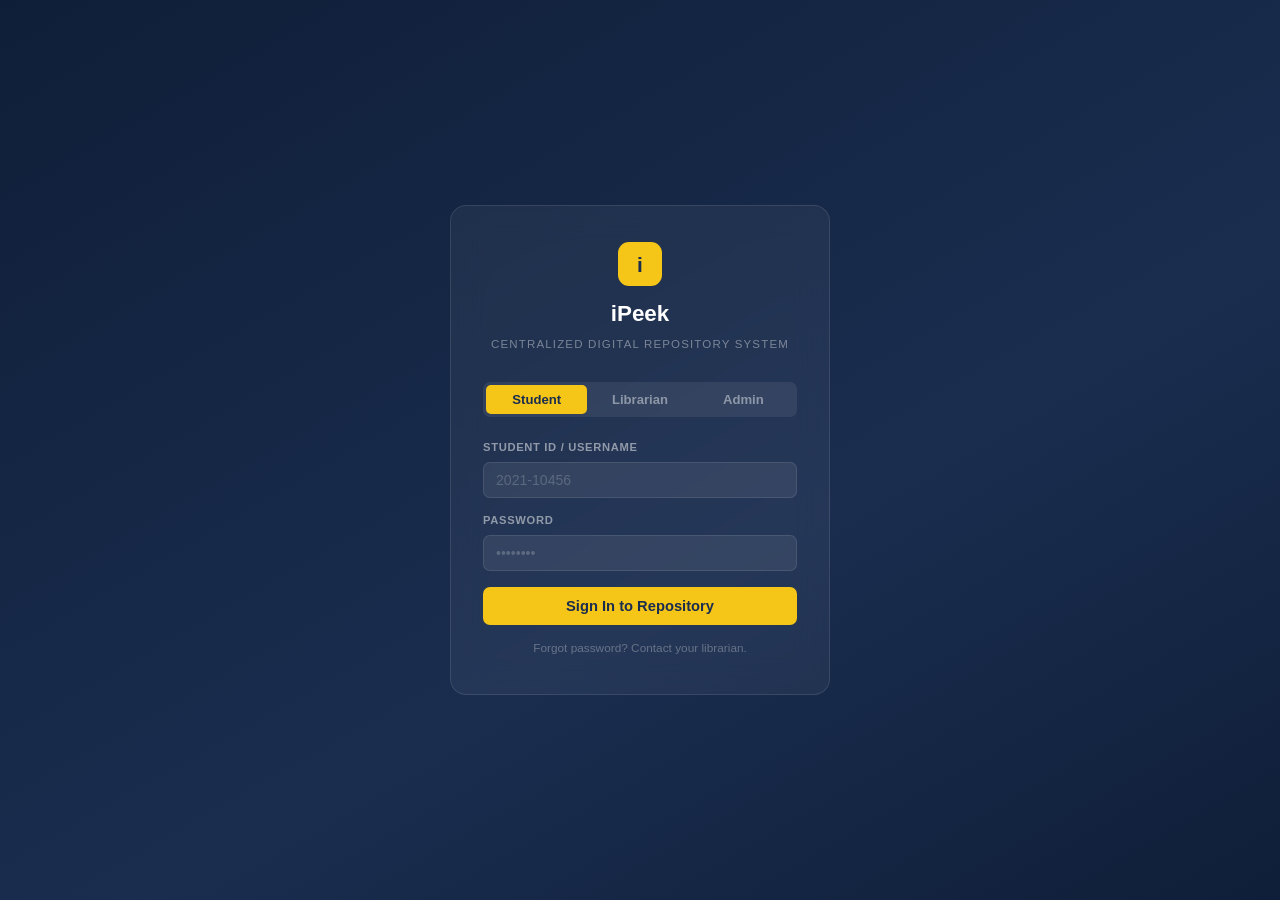
<file: frontend/index.html>
<!DOCTYPE html>
<html lang="en">
<head>
  <meta charset="UTF-8">
  <meta name="viewport" content="width=device-width, initial-scale=1.0">
  <title>iPeek — Sign In</title>
  <!-- All styles come from style.css — no inline styles here -->
  <link rel="stylesheet" href="css/style.css">
</head>
<body class="login-bg">

  <div class="login-box">

    <!-- Brand logo and app name -->
    <div class="login-brand">
      <div class="login-logo">i</div>
      <h1>iPeek</h1>
      <p>Centralized Digital Repository System</p>
    </div>

    <!-- Role selector: Student / Librarian / Admin -->
    <div class="role-tabs">
      <button class="role-tab active" onclick="setRole('student', this)">Student</button>
      <button class="role-tab" onclick="setRole('librarian', this)">Librarian</button>
      <button class="role-tab" onclick="setRole('admin', this)">Admin</button>
    </div>

    <!-- Error message box (hidden by default, shown on failed login) -->
    <div class="err-box" id="err"></div>

    <!-- ID / username field -->
    <label class="login-label" id="idLbl">Student ID / Username</label>
    <input class="login-input" id="uid" type="text" placeholder="2021-10456">

    <!-- Password field -->
    <label class="login-label">Password</label>
    <input class="login-input" id="pwd" type="password" placeholder="••••••••">

    <!-- Sign in button -->
    <button class="btn-sign" onclick="login()">Sign In to Repository</button>

    <!-- Forgot password note -->
    <div class="login-foot">Forgot password? Contact your librarian.</div>

  </div>

  <!-- Toast notification container -->
  <div class="toast-wrap" id="toasts"></div>

  <!-- Shared API layer -->
  <script src="js/api.js"></script>
  <!-- Login page logic -->
  <script src="js/login.js"></script>

</body>
</html>
</file>
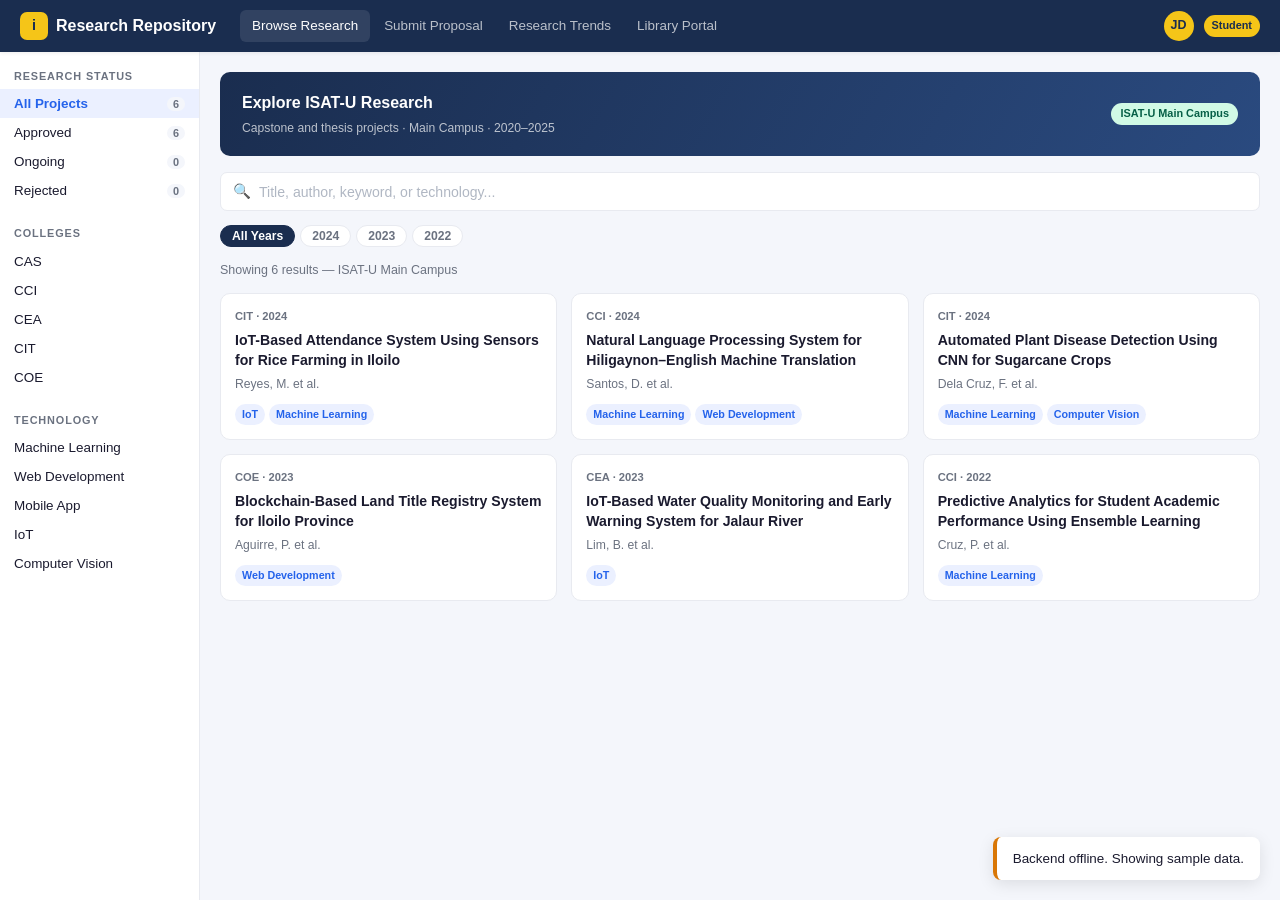
<file: frontend/browse.html>
<!DOCTYPE html>
<html lang="en">
<head>
  <meta charset="UTF-8">
  <meta name="viewport" content="width=device-width, initial-scale=1.0">
  <title>iPeek — Browse Research</title>
  <!-- All styles from style.css — no inline styles -->
  <link rel="stylesheet" href="css/style.css">
</head>
<body>

  <!-- Top navigation bar -->
  <nav class="navbar">
    <div class="nav-brand">
      <div class="nav-logo">i</div>
      Research Repository
    </div>
    <div class="nav-links">
      <a class="nav-link active" href="browse.html">Browse Research</a>
      <a class="nav-link" href="upload.html">Submit Proposal</a>
      <a class="nav-link" href="#">Research Trends</a>
      <a class="nav-link" href="#">Library Portal</a>
    </div>
    <div class="nav-right">
      <!-- Avatar and role pill filled by browse.js -->
      <a href="profile.html" class="avatar" id="avatarEl" title="View Profile"></a>
      <span class="role-pill" id="rolePill"></span>
    </div>
  </nav>

  <!-- Two-column layout: sidebar + main content -->
  <div class="layout">

    <!-- Left filter sidebar -->
    <div class="sidebar">

      <!-- Research status filters -->
      <div class="sb-section">
        <span class="sb-label">Research Status</span>
        <button class="sb-item active" onclick="setFilter('status','all',this)">
          All Projects <span class="sb-count" id="cntAll">0</span>
        </button>
        <button class="sb-item" onclick="setFilter('status','approved',this)">
          Approved <span class="sb-count" id="cntApproved">0</span>
        </button>
        <button class="sb-item" onclick="setFilter('status','ongoing',this)">
          Ongoing <span class="sb-count" id="cntOngoing">0</span>
        </button>
        <button class="sb-item" onclick="setFilter('status','rejected',this)">
          Rejected <span class="sb-count" id="cntRejected">0</span>
        </button>
      </div>

      <!-- College filters -->
      <div class="sb-section">
        <span class="sb-label">Colleges</span>
        <button class="sb-item" onclick="setFilter('college','CAS',this)">CAS</button>
        <button class="sb-item" onclick="setFilter('college','CCI',this)">CCI</button>
        <button class="sb-item" onclick="setFilter('college','CEA',this)">CEA</button>
        <button class="sb-item" onclick="setFilter('college','CIT',this)">CIT</button>
        <button class="sb-item" onclick="setFilter('college','COE',this)">COE</button>
      </div>

      <!-- Technology / keyword filters -->
      <div class="sb-section">
        <span class="sb-label">Technology</span>
        <button class="sb-item" onclick="setFilter('tag','Machine Learning',this)">Machine Learning</button>
        <button class="sb-item" onclick="setFilter('tag','Web Development',this)">Web Development</button>
        <button class="sb-item" onclick="setFilter('tag','Mobile App',this)">Mobile App</button>
        <button class="sb-item" onclick="setFilter('tag','IoT',this)">IoT</button>
        <button class="sb-item" onclick="setFilter('tag','Computer Vision',this)">Computer Vision</button>
      </div>

    </div>

    <!-- Main content area -->
    <div class="main">

      <!-- Hero banner at the top -->
      <div class="hero">
        <div>
          <h2>Explore ISAT-U Research</h2>
          <p>Capstone and thesis projects · Main Campus · 2020–2025</p>
        </div>
        <span class="badge badge-validated">ISAT-U Main Campus</span>
      </div>

      <!-- Search input -->
      <div class="search-wrap" style="margin-bottom:14px;">
        <span class="search-icon">🔍</span>
        <input type="text" id="searchInput" placeholder="Title, author, keyword, or technology...">
      </div>

      <!-- Year filter pills -->
      <div class="year-pills">
        <button class="year-pill active" onclick="setYear('all',this)">All Years</button>
        <button class="year-pill" onclick="setYear('2024',this)">2024</button>
        <button class="year-pill" onclick="setYear('2023',this)">2023</button>
        <button class="year-pill" onclick="setYear('2022',this)">2022</button>
      </div>

      <!-- Result count text — updated by browse.js -->
      <div class="results-bar">
        <span id="resultsCount">Loading...</span>
      </div>

      <!-- Research card grid — populated by browse.js -->
      <div class="research-grid" id="grid"></div>

      <!-- Empty state shown when no results match filters -->
      <div id="empty" class="text-center" style="display:none;padding:60px 0;color:var(--muted);">
        <div style="font-size:2rem;margin-bottom:10px;">📭</div>
        <p>No research found. Try adjusting your filters.</p>
      </div>

      <!-- Loading state shown while fetching from API -->
      <div id="loading" class="text-center" style="padding:60px 0;color:var(--muted);">
        <div class="spinner" style="margin:0 auto 12px;width:28px;height:28px;"></div>
        <p>Loading repository...</p>
      </div>

    </div>
  </div>

  <!-- Toast notification container -->
  <div class="toast-wrap" id="toasts"></div>

  <!-- Shared API layer -->
  <script src="js/api.js"></script>
  <!-- Browse page logic -->
  <script src="js/browse.js"></script>

</body>
</html>
</file>
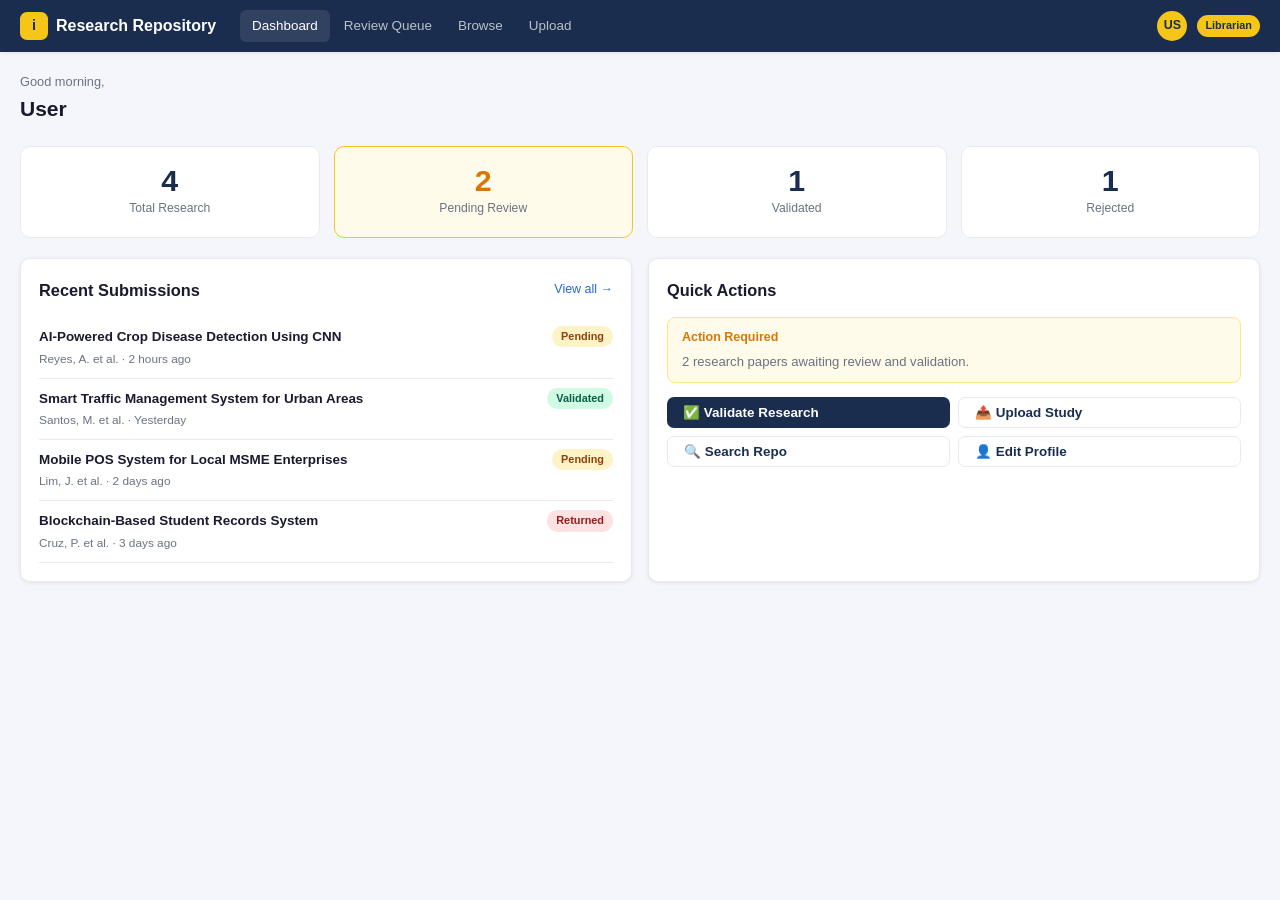
<file: frontend/dashboard.html>
<!DOCTYPE html>
<html lang="en">
<head>
  <meta charset="UTF-8">
  <meta name="viewport" content="width=device-width, initial-scale=1.0">
  <title>iPeek — Dashboard</title>
  <!-- All styles from style.css — no inline styles -->
  <link rel="stylesheet" href="css/style.css">
</head>
<body>

  <!-- Top navigation bar -->
  <nav class="navbar">
    <div class="nav-brand">
      <div class="nav-logo">i</div>
      Research Repository
    </div>
    <div class="nav-links">
      <a class="nav-link active" href="dashboard.html">Dashboard</a>
      <a class="nav-link" href="review.html">Review Queue</a>
      <a class="nav-link" href="browse.html">Browse</a>
      <a class="nav-link" href="upload.html">Upload</a>
    </div>
    <div class="nav-right">
        <a href="profile.html" class="avatar" id="avatarEl" title="View Profile"></a>
      <span class="role-pill" id="rolePill"></span>
    </div>
  </nav>

  <!-- Page body -->
  <div class="main">

    <!-- Greeting -->
    <div style="margin-bottom:20px;">
      <p class="text-muted" style="font-size:0.8rem;">Good morning,</p>
      <!-- User's name — filled by dashboard.js -->
      <h2 id="greeting"></h2>
    </div>

    <!-- Stat cards row -->
    <div class="stat-grid">
      <div class="stat-card">
        <div class="stat-num" id="statTotal">—</div>
        <div class="stat-lbl">Total Research</div>
      </div>
      <div class="stat-card hi">
        <div class="stat-num" id="statPending">—</div>
        <div class="stat-lbl">Pending Review</div>
      </div>
      <div class="stat-card">
        <div class="stat-num" id="statValidated">—</div>
        <div class="stat-lbl">Validated</div>
      </div>
      <div class="stat-card">
        <div class="stat-num" id="statRejected">—</div>
        <div class="stat-lbl">Rejected</div>
      </div>
    </div>

    <!-- Bottom two-column section -->
    <div class="dash-grid">

      <!-- Recent submissions list -->
      <div class="card">
        <div style="display:flex;align-items:center;justify-content:space-between;margin-bottom:14px;">
          <h3>Recent Submissions</h3>
          <a href="review.html" style="font-size:0.78rem;color:var(--info);">View all →</a>
        </div>
        <!-- Populated by dashboard.js -->
        <div id="recentList"></div>
      </div>

      <!-- Quick actions panel -->
      <div class="card">
        <h3 style="margin-bottom:14px;">Quick Actions</h3>

        <!-- Action required alert -->
        <div class="action-alert">
          <div class="action-alert-title">Action Required</div>
          <!-- Pending count message — filled by dashboard.js -->
          <div class="action-alert-body" id="pendingMsg">Loading...</div>
        </div>

        <!-- Quick action buttons grid -->
        <div class="quick-actions">
          <button class="btn btn-primary" onclick="location.href='review.html'">✅ Validate Research</button>
          <button class="btn btn-ghost"   onclick="location.href='upload.html'">📤 Upload Study</button>
          <button class="btn btn-ghost"   onclick="location.href='browse.html'">🔍 Search Repo</button>
          <button class="btn btn-ghost"   onclick="location.href='profile.html'">👤 Edit Profile</button>
        </div>
      </div>

    </div>
  </div>

  <!-- Toast notification container -->
  <div class="toast-wrap" id="toasts"></div>

  <!-- Shared API layer -->
  <script src="js/api.js"></script>
  <!-- Dashboard page logic -->
  <script src="js/dashboard.js"></script>

</body>
</html>
</file>
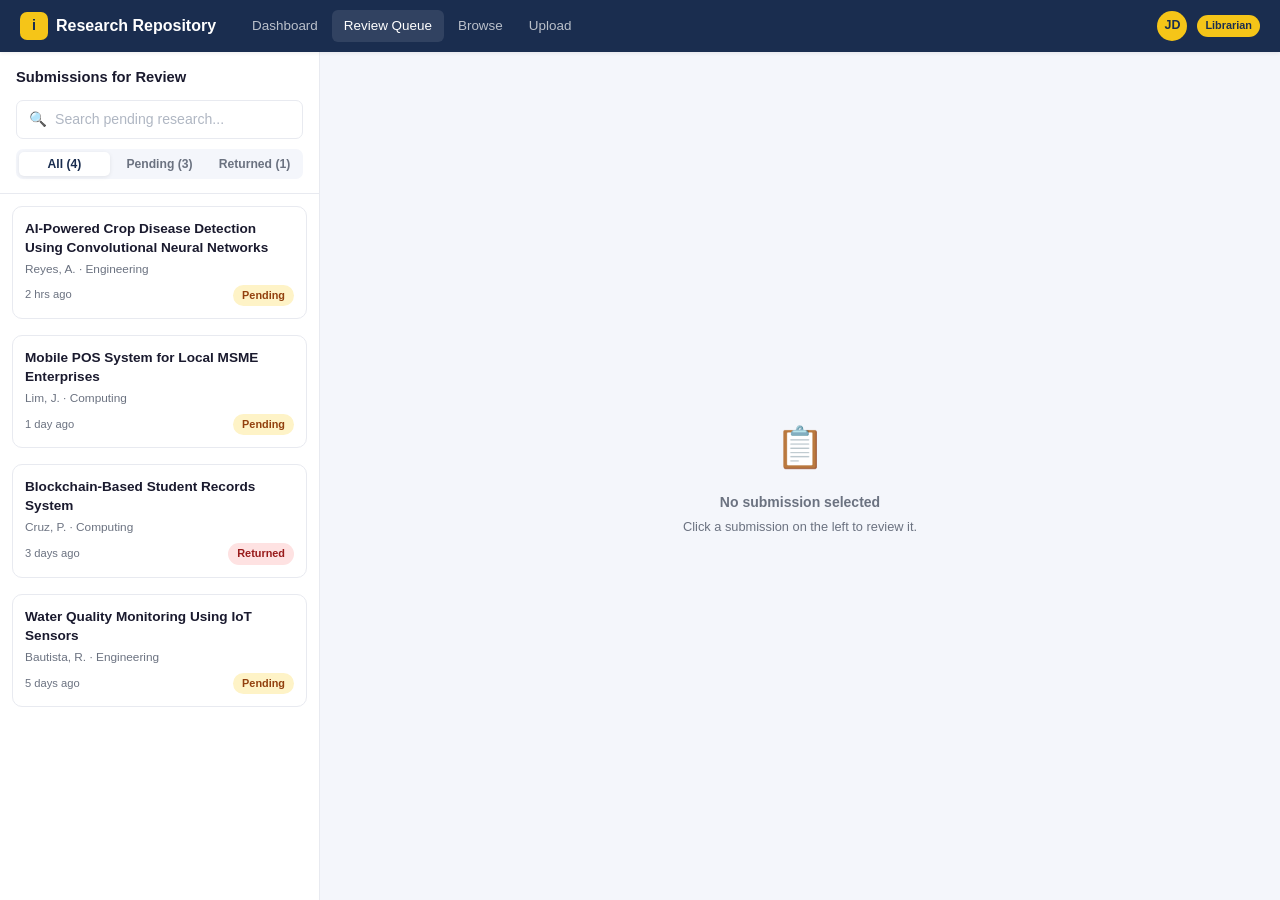
<file: frontend/review.html>
<!DOCTYPE html>
<html lang="en">
<head>
  <meta charset="UTF-8">
  <meta name="viewport" content="width=device-width, initial-scale=1.0">
  <title>iPeek — Review Queue</title>
  <!-- All styles from style.css — no inline styles -->
  <link rel="stylesheet" href="css/style.css">
</head>
<body>

  <!-- Top navigation bar -->
  <nav class="navbar">
    <div class="nav-brand">
      <div class="nav-logo">i</div>
      Research Repository
    </div>
    <div class="nav-links">
      <a class="nav-link" href="dashboard.html">Dashboard</a>
      <a class="nav-link active" href="review.html">Review Queue</a>
      <a class="nav-link" href="browse.html">Browse</a>
      <a class="nav-link" href="upload.html">Upload</a>
    </div>
    <div class="nav-right">
      <!-- Avatar and role pill filled by review.js -->
      <div class="avatar" id="avatarEl"></div>
      <span class="role-pill" id="rolePill"></span>
    </div>
  </nav>

  <!-- Two-column review layout: submission list | detail view -->
  <div class="layout-review">

    <!-- Left panel: submission list -->
    <div class="sub-panel">

      <!-- Panel header: title, search, filter tabs -->
      <div class="sub-panel-header">
        <h3>Submissions for Review</h3>

        <!-- Search submissions by title or author -->
        <div class="search-wrap" style="margin-bottom:10px;">
          <span class="search-icon">🔍</span>
          <input type="text" id="searchInput" placeholder="Search pending research...">
        </div>

        <!-- Filter tabs: All | Pending | Returned -->
        <div class="filter-tabs">
          <button class="filter-tab active" onclick="filterList('all',this)">
            All (<span id="cntAll">0</span>)
          </button>
          <button class="filter-tab" onclick="filterList('pending',this)">
            Pending (<span id="cntPending">0</span>)
          </button>
          <button class="filter-tab" onclick="filterList('returned',this)">
            Returned (<span id="cntReturned">0</span>)
          </button>
        </div>
      </div>

      <!-- Scrollable list of submission cards — populated by review.js -->
      <div class="sub-list" id="subList"></div>

    </div>

    <!-- Right panel: detail view of selected submission -->
    <!-- Initially shows an empty state prompt — replaced by review.js when a card is clicked -->
    <div class="detail-panel" id="detailPanel">
      <div class="empty-detail">
        <div class="icon">📋</div>
        <p style="font-weight:600;margin-bottom:4px;">No submission selected</p>
        <p style="font-size:0.8rem;">Click a submission on the left to review it.</p>
      </div>
    </div>

  </div>

  <!-- Toast notification container -->
  <div class="toast-wrap" id="toasts"></div>

  <!-- Shared API layer -->
  <script src="js/api.js"></script>
  <!-- Review queue logic -->
  <script src="js/review.js"></script>

</body>
</html>
</file>
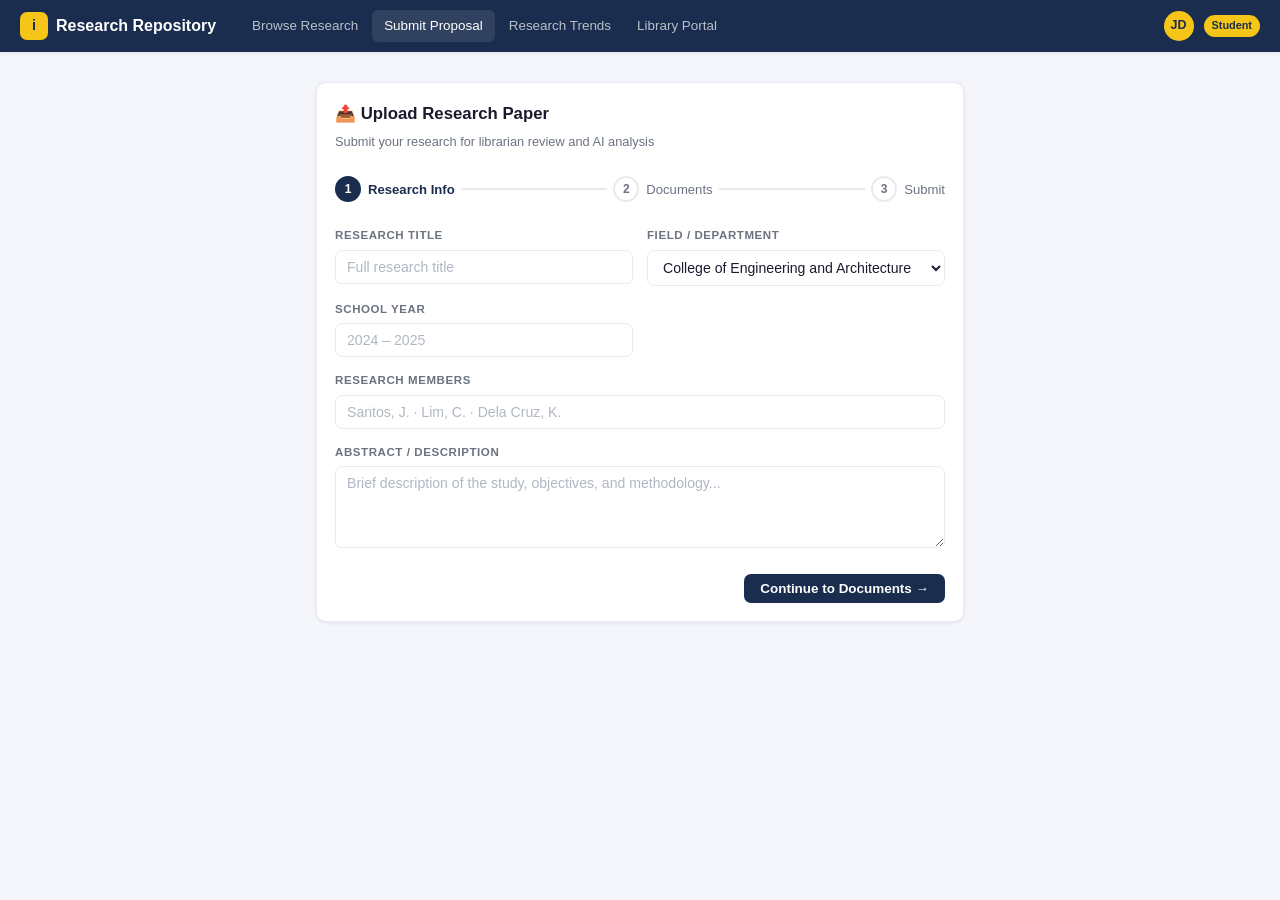
<file: frontend/upload.html>
<!DOCTYPE html>
<html lang="en">
<head>
  <meta charset="UTF-8">
  <meta name="viewport" content="width=device-width, initial-scale=1.0">
  <title>iPeek — Submit Research</title>
  <!-- All styles from style.css — no inline styles -->
  <link rel="stylesheet" href="css/style.css">
</head>
<body>

  <!-- Top navigation bar -->
  <nav class="navbar">
    <div class="nav-brand">
      <div class="nav-logo">i</div>
      Research Repository
    </div>
    <div class="nav-links">
      <a class="nav-link" href="browse.html">Browse Research</a>
      <a class="nav-link active" href="upload.html">Submit Proposal</a>
      <a class="nav-link" href="#">Research Trends</a>
      <a class="nav-link" href="#">Library Portal</a>
    </div>
    <div class="nav-right">
      <!-- Avatar and role pill filled by upload.js -->
      <div class="avatar" id="avatarEl"></div>
      <span class="role-pill" id="rolePill"></span>
    </div>
  </nav>

  <!-- Centered single-column upload form -->
  <div class="upload-wrap">
    <div class="card">

      <!-- Page header -->
      <div style="margin-bottom:24px;">
        <h2 style="font-size:1.05rem;margin-bottom:4px;">📤 Upload Research Paper</h2>
        <p class="text-muted" style="font-size:0.8rem;">Submit your research for librarian review and AI analysis</p>
      </div>

      <!-- Step indicator bar — controlled by upload.js -->
      <div class="steps">
        <div class="step active" id="step1">
          <div class="step-dot">1</div>
          Research Info
        </div>
        <div class="step-line"></div>
        <div class="step" id="step2">
          <div class="step-dot">2</div>
          Documents
        </div>
        <div class="step-line"></div>
        <div class="step" id="step3">
          <div class="step-dot">3</div>
          Submit
        </div>
      </div>

      <!-- ── Step 1: Research Info ── -->
      <div id="panel1">
        <div class="form-row">
          <div class="form-group">
            <label class="form-label">Research Title</label>
            <input class="form-input" id="resTitle" placeholder="Full research title">
          </div>
          <div class="form-group">
            <label class="form-label">Field / Department</label>
            <select class="form-input" id="resDept">
              <option>College of Engineering and Architecture</option>
              <option>College of Computing and Informatics</option>
              <option>College of Arts and Sciences</option>
              <option>College of Industrial Technology</option>
              <option>College of Education</option>
            </select>
          </div>
        </div>
        <div class="form-row">
          <div class="form-group">
            <label class="form-label">School Year</label>
            <input class="form-input" id="resYear" placeholder="2024 – 2025">
          </div>
        </div>
        <div class="form-group">
          <label class="form-label">Research Members</label>
          <input class="form-input" id="resMembers" placeholder="Santos, J. · Lim, C. · Dela Cruz, K.">
        </div>
        <div class="form-group">
          <label class="form-label">Abstract / Description</label>
          <textarea class="form-input" id="resAbstract" rows="4"
            placeholder="Brief description of the study, objectives, and methodology..."></textarea>
        </div>
        <div class="form-actions">
          <div></div>
          <button class="btn btn-primary" onclick="goStep(2)">Continue to Documents →</button>
        </div>
      </div>

      <!-- ── Step 2: Document Upload ── -->
      <div id="panel2" style="display:none;">
        <div class="form-group">
          <label class="form-label">Upload Research Document (PDF)</label>

          <!-- Drag and drop zone -->
          <div class="drop-zone" id="dropZone"
               onclick="document.getElementById('fileInput').click()"
               ondragover="dragOver(event)"
               ondragleave="dragLeave(event)"
               ondrop="dropped(event)">
            <div class="drop-icon">📄</div>
            <div class="drop-text">
              <strong>Drag &amp; drop your PDF here</strong><br>
              or <span>click to browse files</span> — max 25MB
            </div>
            <!-- Hidden file input triggered by clicking the drop zone -->
            <input type="file" id="fileInput" accept=".pdf"
                   style="display:none" onchange="fileChosen(event)">
          </div>

          <!-- File info bar shown after a file is selected -->
          <div id="fileInfo" style="display:none;margin-top:10px;padding:10px 14px;
               background:var(--bg);border-radius:7px;border:1px solid var(--border);
               display:flex;align-items:center;gap:10px;font-size:0.84rem;">
            <span>📄</span>
            <span id="fileName" style="flex:1;font-weight:600;"></span>
            <span id="fileSize" style="color:var(--muted);"></span>
            <button onclick="clearFile()"
                    style="border:none;background:none;cursor:pointer;color:var(--danger);">✕</button>
          </div>
        </div>
        <div class="form-actions">
          <button class="btn btn-ghost" onclick="goStep(1)">← Back</button>
          <button class="btn btn-primary" onclick="goStep(3)">Continue to Submit →</button>
        </div>
      </div>

      <!-- ── Step 3: Review and Submit ── -->
      <div id="panel3" style="display:none;">
        <!-- Summary of entered info -->
        <div style="background:var(--bg);border-radius:var(--radius);padding:18px;margin-bottom:18px;">
          <h3 style="margin-bottom:12px;font-size:0.92rem;">Review Your Submission</h3>
          <div style="font-size:0.84rem;display:grid;gap:6px;">
            <div><span class="text-muted">Title:</span> <strong id="reviewTitle">—</strong></div>
            <div><span class="text-muted">Department:</span> <strong id="reviewDept">—</strong></div>
            <div><span class="text-muted">Members:</span> <strong id="reviewMembers">—</strong></div>
            <div><span class="text-muted">File:</span> <strong id="reviewFile">—</strong></div>
          </div>
        </div>

        <!-- Success/error status message shown after submit -->
        <div id="submitStatus" style="display:none;margin-bottom:14px;"></div>

        <div class="form-actions">
          <button class="btn btn-ghost" onclick="goStep(2)">← Back</button>
          <div style="display:flex;gap:8px;">
            <button class="btn btn-ghost" onclick="saveDraft()">Save Draft</button>
            <button class="btn btn-accent btn-lg" id="submitBtn" onclick="submitPaper()">
              Submit Research →
            </button>
          </div>
        </div>
      </div>

    </div>
  </div>

  <!-- Toast notification container -->
  <div class="toast-wrap" id="toasts"></div>

  <!-- Shared API layer -->
  <script src="js/api.js"></script>
  <!-- Upload form logic -->
  <script src="js/upload.js"></script>

</body>
</html>
</file>
<file: frontend/css/style.css>
/* =============================================================
   iPeek — Global Stylesheet
   All page styles live here. No inline styles in HTML files.

   Design tokens:
   --primary     : dark navy blue (main brand color)
   --accent      : yellow (buttons, highlights)
   --bg          : light grey page background
   --card        : white card background
   --border      : light grey border
   --text        : near-black body text
   --muted       : grey secondary text
   ============================================================= */

/* ── Reset ────────────────────────────────────────────────── */
*, *::before, *::after { box-sizing: border-box; margin: 0; padding: 0; }

:root {
  --primary:     #1a2d4f;
  --primary-lt:  #2a4a7f;
  --accent:      #f5c518;
  --accent-dk:   #d4a800;
  --bg:          #f4f6fb;
  --card:        #ffffff;
  --border:      #e8eaf0;
  --text:        #1a1a2e;
  --muted:       #6b7280;
  --success:     #16a34a;
  --warning:     #d97706;
  --danger:      #dc2626;
  --info:        #2563eb;
  --radius:      10px;
  --shadow:      0 1px 4px rgba(0,0,0,0.08);
  --shadow-md:   0 4px 16px rgba(0,0,0,0.10);
}

body {
  font-family: 'Inter', 'Segoe UI', sans-serif;
  background: var(--bg);
  color: var(--text);
  font-size: 14px;
  line-height: 1.6;
}

a    { text-decoration: none; color: inherit; }
button, input, textarea, select { font-family: inherit; cursor: pointer; }

/* ── Navbar ────────────────────────────────────────────────── */
/* Top sticky navigation bar used on every authenticated page */
.navbar {
  background: var(--primary);
  height: 52px;
  display: flex;
  align-items: center;
  padding: 0 20px;
  gap: 16px;
  position: sticky;
  top: 0;
  z-index: 100;
  box-shadow: var(--shadow);
}

/* Brand logo + name on the left */
.nav-brand {
  display: flex;
  align-items: center;
  gap: 8px;
  color: white;
  font-weight: 700;
  font-size: 1rem;
  margin-right: 8px;
  white-space: nowrap;
}

/* Yellow square logo icon */
.nav-logo {
  width: 28px; height: 28px;
  border-radius: 7px;
  background: var(--accent);
  color: var(--primary);
  font-weight: 800;
  font-size: 0.9rem;
  display: flex; align-items: center; justify-content: center;
  flex-shrink: 0;
}

/* Navigation links row */
.nav-links { display: flex; gap: 2px; flex: 1; }

.nav-link {
  color: rgba(255,255,255,0.7);
  padding: 5px 12px;
  border-radius: 6px;
  font-size: 0.84rem;
  font-weight: 500;
  transition: all 0.15s;
  border: none;
  background: none;
  white-space: nowrap;
}

.nav-link:hover,
.nav-link.active {
  color: white;
  background: rgba(255,255,255,0.10);
}

/* Right side of navbar: avatar + role pill */
.nav-right { display: flex; align-items: center; gap: 10px; margin-left: auto; }

/* Circular avatar with user initials */
.avatar {
  width: 30px; height: 30px;
  border-radius: 50%;
  background: var(--accent);
  color: var(--primary);
  font-weight: 700;
  font-size: 0.78rem;
  display: flex; align-items: center; justify-content: center;
  flex-shrink: 0;
  cursor: pointer;
}

/* Yellow pill showing user role */
.role-pill {
  background: var(--accent);
  color: var(--primary);
  font-size: 0.68rem;
  font-weight: 700;
  padding: 2px 8px;
  border-radius: 20px;
  white-space: nowrap;
}

/* ── Two-column page layout (sidebar + main) ──────────────── */
/* Used on browse, review pages */
.layout {
  display: grid;
  grid-template-columns: 200px 1fr;
  min-height: calc(100vh - 52px);
}

/* Three-column layout used on research detail page */
.layout-three {
  display: grid;
  grid-template-columns: 200px 1fr 280px;
  min-height: calc(100vh - 52px);
}

/* Two-column layout for review queue page */
.layout-review {
  display: grid;
  grid-template-columns: 320px 1fr;
  min-height: calc(100vh - 52px);
}

/* ── Sidebar ────────────────────────────────────────────────── */
/* Left filter/navigation sidebar panel */
.sidebar {
  background: var(--card);
  border-right: 1px solid var(--border);
  padding: 16px 0;
  overflow-y: auto;
}

/* Right panel used on detail page */
.right-panel {
  border-left: 1px solid var(--border);
  background: var(--card);
  padding: 16px;
  overflow-y: auto;
  display: flex;
  flex-direction: column;
  gap: 14px;
}

/* Main scrollable content area */
.main { padding: 20px; overflow-y: auto; }

/* Sidebar section grouping */
.sb-section { margin-bottom: 20px; }

/* Sidebar section label (uppercase small caps) */
.sb-label {
  display: block;
  font-size: 0.68rem;
  font-weight: 700;
  text-transform: uppercase;
  letter-spacing: 0.08em;
  color: var(--muted);
  padding: 0 14px;
  margin-bottom: 4px;
}

/* Individual sidebar filter button */
.sb-item {
  display: flex;
  align-items: center;
  justify-content: space-between;
  padding: 7px 14px;
  font-size: 0.84rem;
  color: var(--text);
  cursor: pointer;
  transition: background 0.12s;
  border: none;
  background: none;
  width: 100%;
  text-align: left;
}

.sb-item:hover  { background: var(--bg); }
.sb-item.active { background: #ebf0ff; color: var(--info); font-weight: 600; }

/* Small pill count next to sidebar items */
.sb-count {
  font-size: 0.68rem;
  font-weight: 600;
  color: var(--muted);
  background: var(--bg);
  padding: 1px 6px;
  border-radius: 20px;
}

/* ── Cards ──────────────────────────────────────────────────── */
/* Base white card container */
.card {
  background: var(--card);
  border-radius: var(--radius);
  border: 1px solid var(--border);
  box-shadow: var(--shadow);
  padding: 18px;
}

/* ── Stat cards (dashboard) ─────────────────────────────────── */
/* Grid of 4 metric cards at top of dashboard */
.stat-grid {
  display: grid;
  grid-template-columns: repeat(4, 1fr);
  gap: 14px;
  margin-bottom: 20px;
}

.stat-card {
  background: var(--card);
  border-radius: var(--radius);
  border: 1px solid var(--border);
  padding: 18px;
  text-align: center;
}

/* Highlighted stat card (pending reviews) */
.stat-card.hi { border-color: var(--accent); background: #fffbeb; }

/* Large number inside stat card */
.stat-num { font-size: 1.9rem; font-weight: 700; color: var(--primary); line-height: 1; }
.stat-card.hi .stat-num { color: var(--warning); }

/* Label below stat number */
.stat-lbl { font-size: 0.76rem; color: var(--muted); margin-top: 4px; }

/* ── Buttons ────────────────────────────────────────────────── */
.btn {
  display: inline-flex;
  align-items: center;
  gap: 5px;
  padding: 7px 16px;
  border: none;
  border-radius: 7px;
  font-size: 0.84rem;
  font-weight: 600;
  cursor: pointer;
  transition: filter 0.15s;
  white-space: nowrap;
}

.btn-primary { background: var(--primary); color: white; }
.btn-accent  { background: var(--accent);  color: var(--primary); }
.btn-success { background: var(--success); color: white; }
.btn-danger  { background: var(--danger);  color: white; }
.btn-ghost   { background: transparent; color: var(--primary); border: 1.5px solid var(--border); }

.btn:hover    { filter: brightness(1.08); }
.btn:disabled { opacity: 0.5; cursor: not-allowed; filter: none; }
.btn-sm       { padding: 4px 11px; font-size: 0.78rem; }
.btn-lg       { padding: 10px 24px; font-size: 0.95rem; }
.btn-full     { width: 100%; justify-content: center; }

/* ── Badges ─────────────────────────────────────────────────── */
/* Status pill labels */
.badge {
  display: inline-block;
  padding: 2px 9px;
  border-radius: 20px;
  font-size: 0.68rem;
  font-weight: 700;
  text-transform: capitalize;
}

.badge-pending   { background: #fef3c7; color: #92400e; }
.badge-validated { background: #d1fae5; color: #065f46; }
.badge-approved  { background: #d1fae5; color: #065f46; }
.badge-returned  { background: #fee2e2; color: #991b1b; }
.badge-high      { background: #fee2e2; color: #991b1b; }
.badge-moderate  { background: #fef3c7; color: #92400e; }
.badge-low       { background: #d1fae5; color: #065f46; }

/* ── Form elements ──────────────────────────────────────────── */
.form-group { margin-bottom: 14px; }

/* Two-column form row */
.form-row { display: grid; grid-template-columns: 1fr 1fr; gap: 14px; }

/* Uppercase small label above inputs */
.form-label {
  display: block;
  font-size: 0.72rem;
  font-weight: 700;
  text-transform: uppercase;
  letter-spacing: 0.05em;
  color: var(--muted);
  margin-bottom: 5px;
}

/* Universal input/textarea/select style */
.form-input {
  width: 100%;
  padding: 8px 11px;
  border: 1.5px solid var(--border);
  border-radius: 7px;
  font-size: 0.88rem;
  color: var(--text);
  background: white;
  transition: border-color 0.15s;
}

.form-input:focus          { outline: none; border-color: var(--primary); }
.form-input::placeholder   { color: #b0b7c3; }
textarea.form-input        { resize: vertical; min-height: 80px; }
select.form-input          { cursor: pointer; }

/* ── Search bar ─────────────────────────────────────────────── */
.search-wrap {
  display: flex;
  align-items: center;
  gap: 8px;
  background: white;
  border: 1.5px solid var(--border);
  border-radius: 7px;
  padding: 7px 12px;
}

.search-wrap input {
  border: none;
  outline: none;
  font-size: 0.88rem;
  width: 100%;
  background: transparent;
  color: var(--text);
}

.search-wrap input::placeholder { color: #b0b7c3; }
.search-icon { color: var(--muted); font-size: 0.9rem; flex-shrink: 0; }

/* ── Hero banner (browse page) ──────────────────────────────── */
.hero {
  background: linear-gradient(120deg, var(--primary), #2a4a7f);
  border-radius: var(--radius);
  color: white;
  padding: 18px 22px;
  margin-bottom: 16px;
  display: flex;
  align-items: center;
  justify-content: space-between;
}

.hero h2 { font-size: 1rem; margin-bottom: 3px; }
.hero p  { font-size: 0.76rem; opacity: 0.7; }

/* ── Year filter pills (browse page) ────────────────────────── */
.year-pills { display: flex; gap: 5px; flex-wrap: wrap; margin-bottom: 14px; }

.year-pill {
  padding: 3px 11px;
  border-radius: 20px;
  font-size: 0.76rem;
  font-weight: 600;
  cursor: pointer;
  border: 1.5px solid var(--border);
  background: white;
  color: var(--muted);
  transition: all 0.15s;
}

.year-pill.active { background: var(--primary); color: white; border-color: var(--primary); }

/* ── Results info bar ───────────────────────────────────────── */
.results-bar {
  display: flex;
  align-items: center;
  justify-content: space-between;
  margin-bottom: 12px;
}

.results-bar span { font-size: 0.78rem; color: var(--muted); }

/* ── Research card grid (browse page) ───────────────────────── */
.research-grid { display: grid; grid-template-columns: repeat(3, 1fr); gap: 14px; }

/* Individual research card */
.r-card {
  background: var(--card);
  border: 1px solid var(--border);
  border-radius: var(--radius);
  padding: 14px;
  cursor: pointer;
  transition: box-shadow 0.18s, transform 0.18s;
}

.r-card:hover { box-shadow: var(--shadow-md); transform: translateY(-2px); }

.r-card-id    { font-size: 0.7rem; font-weight: 700; color: var(--muted); margin-bottom: 5px; }
.r-card-title { font-size: 0.88rem; font-weight: 600; margin-bottom: 5px; line-height: 1.4; }
.r-card-meta  { font-size: 0.76rem; color: var(--muted); margin-bottom: 9px; }
.r-card-tags  { display: flex; flex-wrap: wrap; gap: 4px; }

/* Technology tag chip */
.tag {
  background: #ebf0ff;
  color: var(--info);
  font-size: 0.67rem;
  font-weight: 600;
  padding: 2px 7px;
  border-radius: 20px;
}

/* ── Tab switcher ────────────────────────────────────────────── */
/* Used on detail page for similarity/summary/gaps tabs */
.tabs {
  display: flex;
  gap: 2px;
  background: var(--bg);
  padding: 3px;
  border-radius: 8px;
  margin-bottom: 16px;
}

.tab-btn {
  padding: 5px 14px;
  border: none;
  background: transparent;
  border-radius: 6px;
  font-size: 0.82rem;
  font-weight: 600;
  color: var(--muted);
  cursor: pointer;
  transition: all 0.15s;
}

.tab-btn.active { background: white; color: var(--primary); box-shadow: var(--shadow); }

/* ── AI result box ───────────────────────────────────────────── */
/* Box that displays LLM-generated analysis text */
.ai-box {
  background: #f8faff;
  border: 1px solid #dbeafe;
  border-radius: var(--radius);
  padding: 14px;
  font-size: 0.86rem;
  line-height: 1.8;
  white-space: pre-wrap;
  max-height: 380px;
  overflow-y: auto;
  color: var(--text);
}

/* ── Similarity progress bars ────────────────────────────────── */
.sim-row    { margin-bottom: 9px; }
.sim-label  { display: flex; justify-content: space-between; font-size: 0.78rem; margin-bottom: 3px; }
.sim-track  { height: 7px; background: var(--bg); border-radius: 4px; overflow: hidden; border: 1px solid var(--border); }
.sim-fill   { height: 100%; border-radius: 4px; background: var(--primary); transition: width 0.5s ease; }

/* ── Chat widget ─────────────────────────────────────────────── */
.chat-wrap  { display: flex; flex-direction: column; height: 360px; }

/* Scrollable message log */
.chat-log {
  flex: 1;
  overflow-y: auto;
  padding: 12px;
  background: var(--bg);
  border-radius: var(--radius);
  border: 1px solid var(--border);
  margin-bottom: 8px;
  display: flex;
  flex-direction: column;
  gap: 8px;
}

/* Individual chat message row */
.chat-msg { display: flex; flex-direction: column; max-width: 82%; }
.chat-msg.user { align-self: flex-end; align-items: flex-end; }
.chat-msg.bot  { align-self: flex-start; }

/* Chat bubble */
.chat-bubble {
  padding: 9px 13px;
  border-radius: 12px;
  font-size: 0.85rem;
  line-height: 1.6;
  white-space: pre-wrap;
}

.chat-msg.user .chat-bubble { background: var(--primary); color: white; border-bottom-right-radius: 3px; }
.chat-msg.bot  .chat-bubble { background: white; color: var(--text); border: 1px solid var(--border); border-bottom-left-radius: 3px; }

/* Chat input row */
.chat-input-row { display: flex; gap: 7px; }

.chat-input-row textarea {
  flex: 1;
  resize: none;
  height: 40px;
  padding: 9px 11px;
  border: 1.5px solid var(--border);
  border-radius: 7px;
  font-size: 0.85rem;
  font-family: inherit;
}

.chat-input-row textarea:focus { outline: none; border-color: var(--primary); }

/* ── Drag and drop upload zone ───────────────────────────────── */
.drop-zone {
  border: 2px dashed var(--border);
  border-radius: var(--radius);
  padding: 36px;
  text-align: center;
  cursor: pointer;
  transition: all 0.18s;
}

.drop-zone:hover,
.drop-zone.over { border-color: var(--primary); background: #f0f4ff; }

.drop-icon { font-size: 1.8rem; margin-bottom: 6px; }
.drop-text { font-size: 0.84rem; color: var(--muted); }
.drop-text span { color: var(--info); font-weight: 600; }

/* ── Multi-step form indicator ───────────────────────────────── */
.steps { display: flex; align-items: center; margin-bottom: 24px; }

.step { display: flex; align-items: center; gap: 7px; font-size: 0.82rem; color: var(--muted); }

/* Circle number for each step */
.step-dot {
  width: 26px; height: 26px;
  border-radius: 50%;
  border: 2px solid var(--border);
  background: white;
  display: flex; align-items: center; justify-content: center;
  font-size: 0.75rem; font-weight: 700;
  flex-shrink: 0;
}

.step.active .step-dot { background: var(--primary); border-color: var(--primary); color: white; }
.step.done   .step-dot { background: var(--success);  border-color: var(--success);  color: white; }
.step.active { color: var(--primary); font-weight: 600; }

/* Line connecting steps */
.step-line { flex: 1; height: 2px; background: var(--border); margin: 0 6px; }
.step.done + .step-line { background: var(--success); }

/* ── Spinner (loading indicator) ─────────────────────────────── */
.spinner {
  width: 18px; height: 18px;
  border-radius: 50%;
  border: 2.5px solid var(--border);
  border-top-color: var(--primary);
  animation: spin 0.65s linear infinite;
  display: inline-block;
}

@keyframes spin { to { transform: rotate(360deg); } }

/* ── Toast notifications ─────────────────────────────────────── */
/* Fixed container at bottom-right of screen */
.toast-wrap {
  position: fixed;
  bottom: 20px; right: 20px;
  z-index: 999;
  display: flex;
  flex-direction: column;
  gap: 7px;
}

/* Individual toast message */
.toast {
  background: white;
  border-radius: 8px;
  padding: 11px 16px;
  box-shadow: var(--shadow-md);
  border-left: 4px solid var(--primary);
  font-size: 0.84rem;
  min-width: 260px;
  animation: slideUp 0.25s ease;
}

.toast.success { border-left-color: var(--success); }
.toast.error   { border-left-color: var(--danger);  }
.toast.warning { border-left-color: var(--warning); }
.toast.info    { border-left-color: var(--info);    }

@keyframes slideUp {
  from { transform: translateY(10px); opacity: 0; }
  to   { transform: translateY(0);    opacity: 1; }
}

/* ── Submission list items (review page) ─────────────────────── */
.sub-item {
  padding: 12px;
  border-radius: var(--radius);
  border: 1px solid var(--border);
  background: white;
  cursor: pointer;
  margin-bottom: 8px;
  transition: all 0.15s;
}

.sub-item:hover  { border-color: #c7d2fe; background: #f8f9ff; }
.sub-item.active { border-color: var(--accent); background: #fffbeb; }

.sub-item-title  { font-weight: 600; font-size: 0.85rem; margin-bottom: 3px; line-height: 1.4; }
.sub-item-meta   { font-size: 0.74rem; color: var(--muted); margin-bottom: 6px; }
.sub-item-footer { display: flex; align-items: center; justify-content: space-between; }
.sub-item-time   { font-size: 0.7rem; color: var(--muted); }

/* ── Filter tabs (review page submission list) ───────────────── */
.filter-tabs {
  display: flex;
  gap: 4px;
  background: var(--bg);
  padding: 3px;
  border-radius: 7px;
}

.filter-tab {
  flex: 1;
  text-align: center;
  padding: 5px;
  border-radius: 5px;
  font-size: 0.76rem;
  font-weight: 600;
  color: var(--muted);
  cursor: pointer;
  border: none;
  background: transparent;
  transition: all 0.15s;
}

.filter-tab.active { background: white; color: var(--primary); box-shadow: var(--shadow); }

/* ── Submission review left panel ────────────────────────────── */
.sub-panel {
  background: var(--card);
  border-right: 1px solid var(--border);
  display: flex;
  flex-direction: column;
  overflow: hidden;
}

.sub-panel-header {
  padding: 14px 16px;
  border-bottom: 1px solid var(--border);
  flex-shrink: 0;
}

.sub-panel-header h3 { font-size: 0.92rem; margin-bottom: 10px; }

/* Scrollable submission card list */
.sub-list {
  flex: 1;
  overflow-y: auto;
  padding: 12px;
  display: flex;
  flex-direction: column;
  gap: 8px;
}

/* ── Review detail panel ─────────────────────────────────────── */
.detail-panel { padding: 20px; overflow-y: auto; }

/* Title of the selected research paper */
.detail-title { font-size: 1.05rem; font-weight: 700; margin-bottom: 6px; line-height: 1.4; }

/* Row of metadata chips under title */
.detail-chips { display: flex; flex-wrap: wrap; gap: 6px; margin-bottom: 14px; }

/* Individual metadata chip */
.detail-chip {
  background: var(--bg);
  border: 1px solid var(--border);
  border-radius: 20px;
  font-size: 0.72rem;
  font-weight: 600;
  color: var(--muted);
  padding: 2px 9px;
}

/* ── Requirements checklist ──────────────────────────────────── */
.checklist { list-style: none; }

.cl-item {
  display: flex;
  align-items: center;
  gap: 10px;
  padding: 8px 0;
  font-size: 0.84rem;
  border-bottom: 1px solid var(--border);
}

.cl-item:last-child { border: none; }
.cl-icon { font-size: 0.9rem; flex-shrink: 0; width: 20px; text-align: center; }

/* ── AI analysis notice banner ───────────────────────────────── */
.ai-notice {
  background: #eff6ff;
  border: 1px solid #bfdbfe;
  border-radius: var(--radius);
  padding: 12px 14px;
  font-size: 0.82rem;
  color: #1d4ed8;
  margin-bottom: 14px;
  display: flex;
  align-items: center;
  gap: 8px;
}

/* ── Action button row (validate/return) ─────────────────────── */
.action-row {
  display: flex;
  gap: 10px;
  justify-content: flex-end;
  padding-top: 14px;
  border-top: 1px solid var(--border);
}

/* Empty state shown when no submission selected */
.empty-detail {
  display: flex;
  flex-direction: column;
  align-items: center;
  justify-content: center;
  height: 100%;
  color: var(--muted);
  text-align: center;
}

.empty-detail .icon { font-size: 2.5rem; margin-bottom: 12px; }

/* ── Profile page ────────────────────────────────────────────── */
/* Centered two-column layout */
.profile-layout {
  display: grid;
  grid-template-columns: 260px 1fr;
  gap: 20px;
  max-width: 900px;
  margin: 28px auto;
  padding: 0 20px;
}

/* Left card with avatar */
.profile-avatar-card {
  background: var(--card);
  border-radius: var(--radius);
  border: 1px solid var(--border);
  padding: 24px;
  text-align: center;
  height: fit-content;
}

/* Large circular avatar on profile page */
.avatar-large {
  width: 72px; height: 72px;
  border-radius: 50%;
  background: var(--primary);
  color: white;
  font-size: 1.6rem;
  font-weight: 700;
  display: flex; align-items: center; justify-content: center;
  margin: 0 auto 14px;
  position: relative;
  cursor: pointer;
}

/* Edit pencil icon overlaid on avatar */
.avatar-edit {
  position: absolute;
  bottom: 0; right: 0;
  width: 22px; height: 22px;
  border-radius: 50%;
  background: var(--accent);
  color: var(--primary);
  font-size: 0.7rem;
  display: flex; align-items: center; justify-content: center;
  border: 2px solid white;
}

.profile-name  { font-size: 1rem; font-weight: 700; margin-bottom: 3px; }
.profile-email { font-size: 0.78rem; color: var(--muted); margin-bottom: 12px; }

/* Meta info items below avatar (university, ID, etc) */
.profile-meta {
  text-align: left;
  font-size: 0.78rem;
  display: flex;
  flex-direction: column;
  gap: 7px;
  margin-top: 14px;
  padding-top: 14px;
  border-top: 1px solid var(--border);
}

.profile-meta-item { display: flex; align-items: center; gap: 7px; color: var(--muted); }
.profile-meta-item strong { color: var(--text); }

/* Right card with the form fields */
.profile-form-card {
  background: var(--card);
  border-radius: var(--radius);
  border: 1px solid var(--border);
  padding: 24px;
}

/* Section heading inside profile form */
.section-title {
  font-size: 0.9rem;
  font-weight: 700;
  margin-bottom: 16px;
  padding-bottom: 10px;
  border-bottom: 1px solid var(--border);
}

/* Password strength bar track */
.pw-bar {
  height: 4px;
  border-radius: 2px;
  background: var(--bg);
  overflow: hidden;
  margin-top: 5px;
  margin-bottom: 4px;
}

/* Animated fill for password strength */
.pw-fill { height: 100%; border-radius: 2px; transition: width 0.3s, background 0.3s; }

/* Label showing "Weak / Medium / Strong" */
.pw-label { font-size: 0.72rem; color: var(--muted); }

/* Right-aligned save/cancel buttons */
.form-actions-right {
  display: flex;
  justify-content: flex-end;
  gap: 8px;
  margin-top: 20px;
}

/* ── Login page ──────────────────────────────────────────────── */
/* Full-screen gradient background for login */
.login-bg {
  background: linear-gradient(150deg, #0f1e38 0%, #1a2d4f 60%, #0f1e38 100%);
  min-height: 100vh;
  display: flex;
  align-items: center;
  justify-content: center;
}

/* Frosted glass login box */
.login-box {
  width: 380px;
  background: rgba(255,255,255,0.05);
  border: 1px solid rgba(255,255,255,0.10);
  border-radius: 16px;
  padding: 36px 32px;
  backdrop-filter: blur(16px);
}

/* Brand section at top of login box */
.login-brand { text-align: center; margin-bottom: 28px; }

/* Yellow logo square on login page */
.login-logo {
  width: 44px; height: 44px;
  border-radius: 11px;
  background: var(--accent);
  color: var(--primary);
  font-size: 1.3rem;
  font-weight: 800;
  display: flex; align-items: center; justify-content: center;
  margin: 0 auto 10px;
}

.login-brand h1 { color: white; font-size: 1.4rem; margin-bottom: 3px; }
.login-brand p  { color: rgba(255,255,255,0.4); font-size: 0.72rem; text-transform: uppercase; letter-spacing: 0.1em; }

/* Student / Librarian / Admin role selector */
.role-tabs {
  display: flex;
  background: rgba(255,255,255,0.07);
  border-radius: 7px;
  padding: 3px;
  margin-bottom: 22px;
  gap: 2px;
}

.role-tab {
  flex: 1;
  text-align: center;
  padding: 7px;
  border-radius: 5px;
  font-size: 0.82rem;
  font-weight: 600;
  color: rgba(255,255,255,0.45);
  cursor: pointer;
  border: none;
  background: transparent;
  transition: all 0.18s;
}

.role-tab.active { background: var(--accent); color: var(--primary); }

/* Input fields inside login box */
.login-label {
  display: block;
  color: rgba(255,255,255,0.5);
  font-size: 0.7rem;
  font-weight: 700;
  text-transform: uppercase;
  letter-spacing: 0.06em;
  margin-bottom: 5px;
}

.login-input {
  width: 100%;
  background: rgba(255,255,255,0.07);
  border: 1.5px solid rgba(255,255,255,0.10);
  border-radius: 7px;
  padding: 9px 12px;
  color: white;
  font-size: 0.88rem;
  font-family: inherit;
  margin-bottom: 14px;
  transition: border-color 0.15s;
}

.login-input:focus { outline: none; border-color: var(--accent); }
.login-input::placeholder { color: rgba(255,255,255,0.2); }

/* Yellow sign-in button */
.btn-sign {
  width: 100%;
  background: var(--accent);
  color: var(--primary);
  border: none;
  border-radius: 7px;
  padding: 11px;
  font-size: 0.92rem;
  font-weight: 700;
  cursor: pointer;
  transition: background 0.15s;
  margin-top: 2px;
}

.btn-sign:hover { background: var(--accent-dk); }

/* "Forgot password" link at bottom of login */
.login-foot {
  text-align: center;
  margin-top: 14px;
  color: rgba(255,255,255,0.3);
  font-size: 0.74rem;
}

/* Red error message box on login page */
.err-box {
  background: rgba(220,38,38,0.15);
  border: 1px solid rgba(220,38,38,0.3);
  color: #fca5a5;
  border-radius: 6px;
  padding: 7px 11px;
  font-size: 0.8rem;
  margin-bottom: 12px;
  display: none;
}

/* ── Upload page ─────────────────────────────────────────────── */
/* Centered single-column layout for upload form */
.upload-wrap { max-width: 680px; margin: 30px auto; padding: 0 16px; }

/* Signature approval boxes grid */
.sig-grid { display: grid; grid-template-columns: repeat(3, 1fr); gap: 10px; margin-top: 6px; }

/* Individual signature approval box */
.sig-box {
  border: 1.5px solid var(--border);
  border-radius: 8px;
  padding: 14px;
  text-align: center;
  cursor: pointer;
  transition: all 0.15s;
}

.sig-box:hover  { border-color: var(--primary); background: #f0f4ff; }
.sig-box.signed { border-color: var(--success); background: #f0fdf4; }

.sig-icon { font-size: 1.3rem; margin-bottom: 5px; }
.sig-name { font-size: 0.76rem; font-weight: 600; color: var(--muted); }

/* Upload form bottom action bar */
.form-actions { display: flex; justify-content: space-between; align-items: center; margin-top: 20px; }

/* ── PDF Viewer ──────────────────────────────────────────────── */
/* Canvas wrapper — constrains the rendered page to the card width */
#pdfCanvas {
  border-radius: calc(var(--radius) - 2px);
  display: block;
  margin: 0 auto;
  max-width: 100%;
}

/* Page navigation row above the canvas */
.pdf-nav {
  display: flex;
  align-items: center;
  gap: 8px;
  margin-bottom: 10px;
}

/* ── Detail page ─────────────────────────────────────────────── */
/* Full title of the research paper */
.paper-title { font-size: 1.1rem; font-weight: 700; margin-bottom: 6px; line-height: 1.4; }
.paper-meta  { font-size: 0.8rem; color: var(--muted); margin-bottom: 14px; }

/* Metadata chip row under paper title */
.meta-chips { display: flex; flex-wrap: wrap; gap: 6px; margin-bottom: 16px; }
.meta-chip  {
  background: var(--bg);
  border: 1px solid var(--border);
  border-radius: 20px;
  font-size: 0.74rem;
  font-weight: 600;
  color: var(--muted);
  padding: 3px 10px;
}

/* Abstract body text */
.abstract-text { font-size: 0.86rem; line-height: 1.8; color: var(--text); }

/* Header row of the AI analysis card */
.analysis-header {
  display: flex;
  align-items: center;
  justify-content: space-between;
  margin-bottom: 10px;
}

/* Right panel section title */
.rp-title {
  font-size: 0.72rem;
  font-weight: 700;
  text-transform: uppercase;
  letter-spacing: 0.07em;
  color: var(--muted);
  margin-bottom: 8px;
}

/* Similar project card in right panel */
.similar-card {
  background: var(--bg);
  border-radius: 7px;
  padding: 10px;
  margin-bottom: 7px;
  border: 1px solid var(--border);
}

.similar-card-title { font-size: 0.8rem; font-weight: 600; margin-bottom: 3px; }
.similar-card-meta  { font-size: 0.72rem; color: var(--muted); margin-bottom: 5px; }

/* ── Dashboard ───────────────────────────────────────────────── */
/* Two-column grid for dashboard bottom section */
.dash-grid { display: grid; grid-template-columns: 1fr 1fr; gap: 16px; }

/* Quick action button grid */
.quick-actions { display: grid; grid-template-columns: 1fr 1fr; gap: 8px; }

/* Action required alert box */
.action-alert {
  background: #fffbeb;
  border: 1px solid #fde68a;
  border-radius: 8px;
  padding: 10px 14px;
  margin-bottom: 14px;
}

.action-alert-title { font-size: 0.78rem; font-weight: 700; color: var(--warning); margin-bottom: 3px; }
.action-alert-body  { font-size: 0.82rem; color: var(--muted); }

/* ── Scrollbar ───────────────────────────────────────────────── */
::-webkit-scrollbar { width: 5px; }
::-webkit-scrollbar-thumb { background: #d1d5db; border-radius: 3px; }

/* ── Utility ─────────────────────────────────────────────────── */
.divider { border: none; border-top: 1px solid var(--border); margin: 20px 0; }
.text-muted { color: var(--muted); }
.text-center { text-align: center; }

/* ── Responsive ──────────────────────────────────────────────── */
@media (max-width: 900px) {
  .layout, .layout-three { grid-template-columns: 1fr; }
  .sidebar, .right-panel { display: none; }
  .research-grid { grid-template-columns: repeat(2, 1fr); }
  .stat-grid { grid-template-columns: repeat(2, 1fr); }
  .layout-review { grid-template-columns: 1fr; }
  .profile-layout { grid-template-columns: 1fr; }
}

@media (max-width: 580px) {
  .research-grid { grid-template-columns: 1fr; }
  .form-row { grid-template-columns: 1fr; }
  .dash-grid { grid-template-columns: 1fr; }
  .stat-grid { grid-template-columns: repeat(2, 1fr); }
}
</file>
